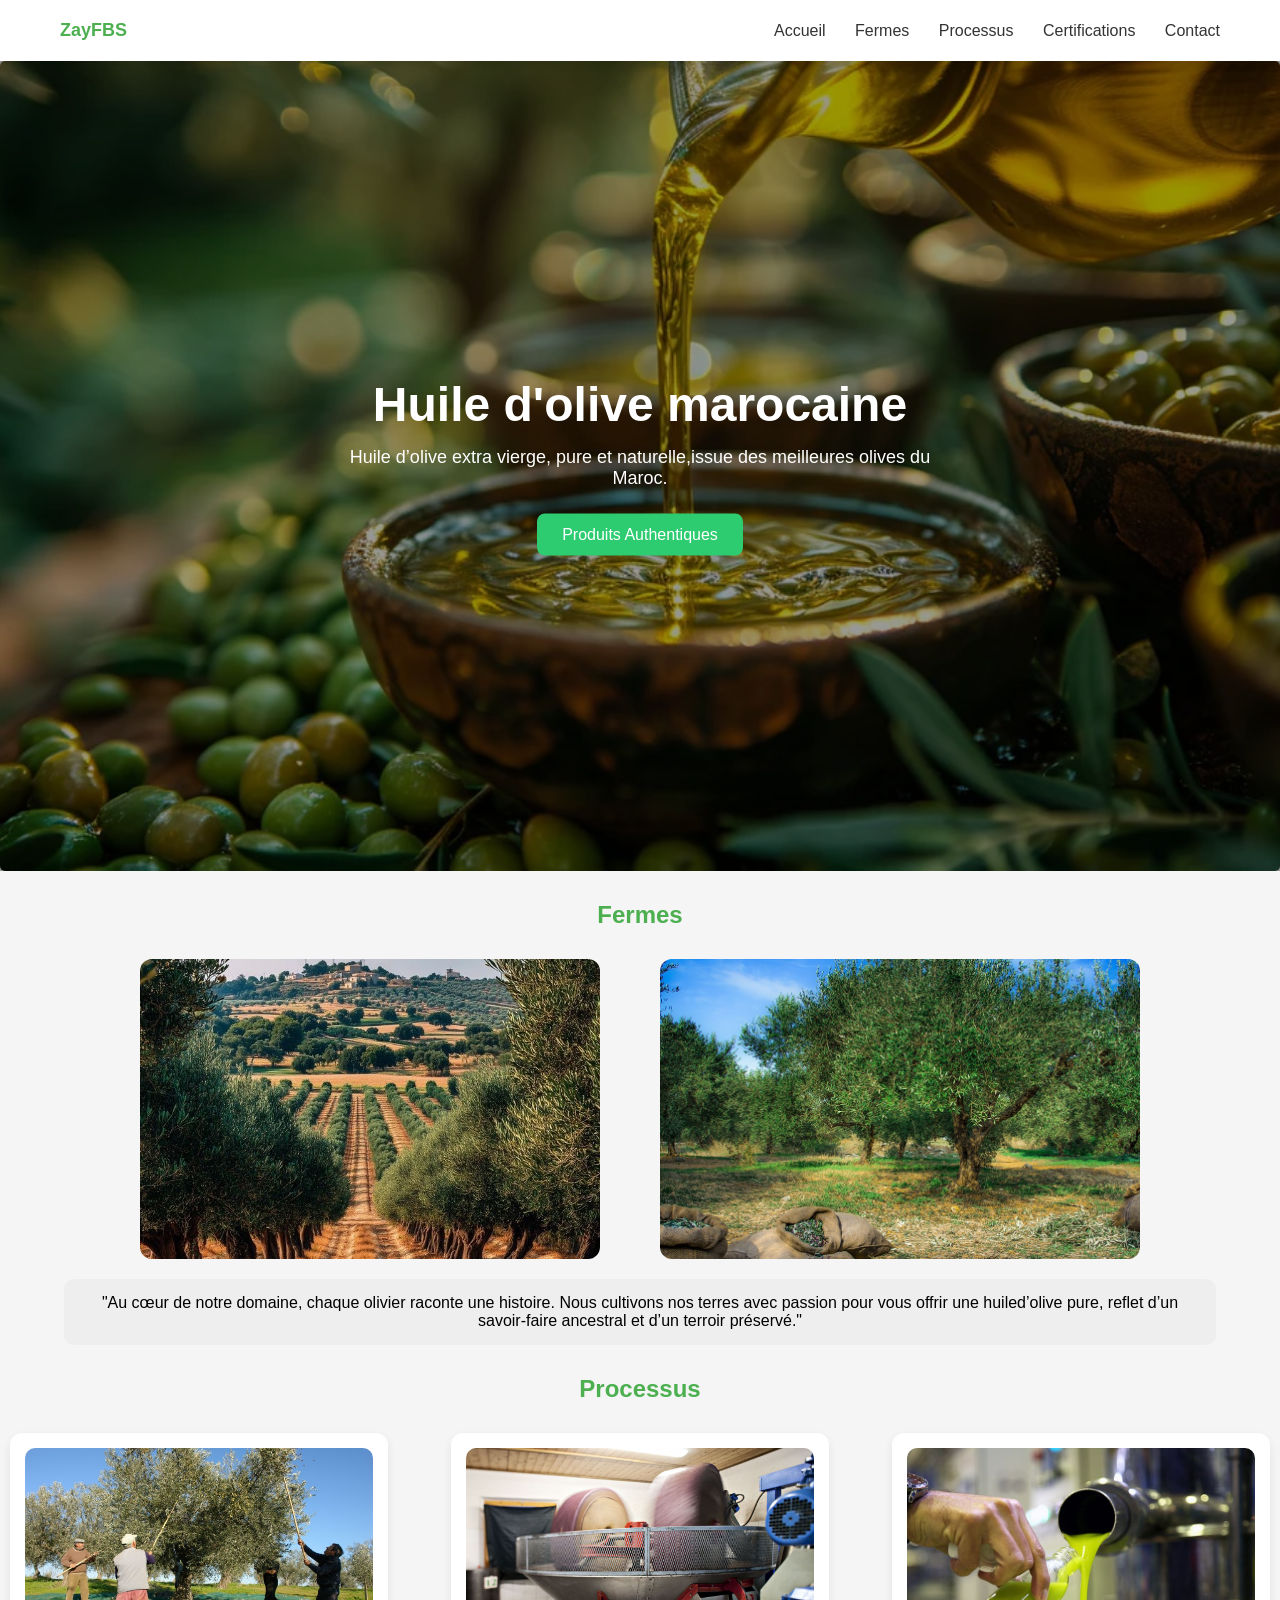
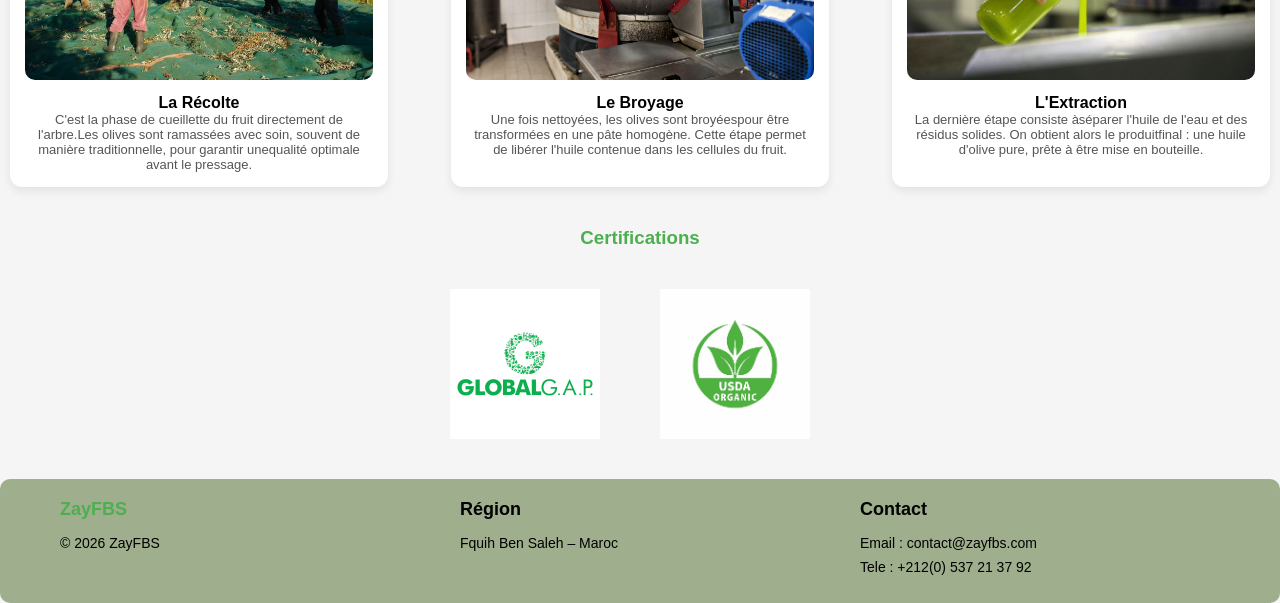
<file: index.html>
<!DOCTYPE html>
<html lang="en">
<head>
    <meta charset="UTF-8">
    <meta name="viewport" content="width=device-width, initial-scale=1.0">
    <title>ZayFBS</title>
    <link rel="stylesheet" href="style.css">
</head>
<body>
   <header>
        <nav class="navbar">
    <h1 class="logo">ZayFBS</h1>
    <ul class="nav-menu">
        <a href="#accueil">Accueil</a>
        <a href="#Fermes">Fermes</a>
        <a href="#Processus">Processus</a>
        <a href="#Certifications">Certifications</a>
        <a href="#contact">Contact</a>
    </ul>
</nav>

         </header>
        <section  class="hero">
        <img src="image/back.webp" alt="ZayFBS">
        <div class="hero-content">
            <h1>Huile d'olive marocaine</h1>
            <p>Huile d’olive extra vierge, pure et naturelle,issue des meilleures olives du Maroc.</p>
            <a href="produits.html"class="btn">Produits Authentiques</a>
        </div>
    </section>
    <section id="Fermes">
         <h1 class="title">Fermes</h1>
         <div class="Fermes-grid">
        
        <img src="image/fermes.jpg">
        <img src="image/fermes 2.jpg">
             
        </div>
        <div class="title-content">
        <p>"Au cœur de notre domaine, chaque olivier raconte une histoire. 
            Nous cultivons nos terres avec passion pour vous offrir une huiled’olive pure, reflet d’un savoir-faire ancestral et d’un terroir préservé."</p>
            </div>
        </section>
        <section id="Processus">
    <h2 class="processus-title">Processus</h2>
    
    <div class="processus-grid">
        <div class="processus-item">
            <img src="image/E1.jpg" alt="La Récolte">
            <h1>La Récolte</h1>
            <p>C'est la phase de cueillette du fruit directement de l'arbre.Les olives sont ramassées avec soin, souvent
de manière traditionnelle, pour garantir unequalité optimale avant le pressage.</p>
            </div>
 <div class="processus-item">
            <img src="image/E2.jpg" alt="Le Broyage">
            <h1>Le Broyage</h1>
            <p>Une fois nettoyées, les olives sont broyéespour être transformées en une pâte homogène.
 Cette étape permet de libérer l'huile contenue dans les cellules du fruit.</p>
            </div>
<div class="processus-item">
                <img src="image/E3.jpg" alt=" L'Extraction">
                <h1> L'Extraction</h1>
                <p>La dernière étape consiste àséparer l'huile de l'eau et des résidus solides. On obtient alors le produitfinal : 
                    une huile d'olive pure, prête à être mise en bouteille.</p>
            </div>
        </section>
        
        <h3 class="Certifications-title">Certifications</h3>
        <section id="Certifications">
            
            <div class="img-Certifications">
                <img src="image/gap.png">
          
            <div class="img-Certifications">
                <img src="image/us.avif">
            </div>
         </section>
         <footer>
        <div class="footer-logo">
            <h2>ZayFBS</h2>
            <p>© 2026 ZayFBS</p>
       </div>
       <div class="footer-Région">
            <h2>Région</h2>
            <p>Fquih Ben Saleh – Maroc</p>
       </div>
       <div id="contact" class="footer-contact">
        <h2> Contact</h2>
        <p>Email : contact@zayfbs.com</p>
        <p>Tele : +212(0) 537 21 37 92</p>
     </div>
   </footer>
    </body>
</html>
</file>
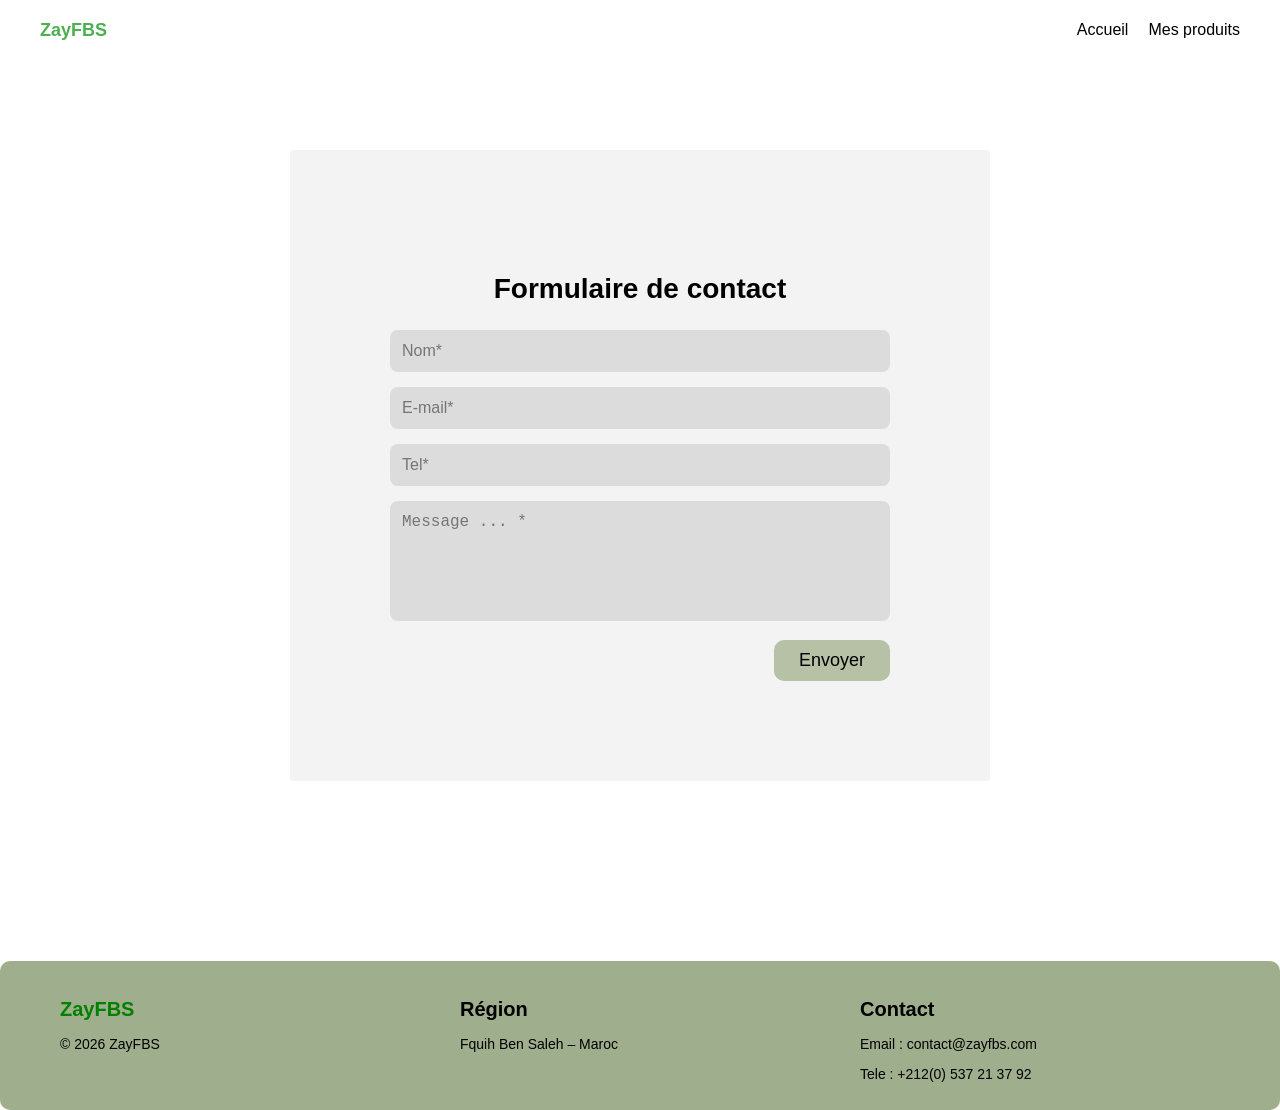
<file: contact.html>
<!DOCTYPE html>
<html lang="en">
<head>
    <meta charset="UTF-8">
    <meta name="viewport" content="width=device-width, initial-scale=1.0">
    <title>ZayFBS</title>
    <link rel="stylesheet" href="contact.css">
</head>
<body>
   <header>
    <nav class="navbar">
        <div class="logo">ZayFBS</div>
        <ul class="menu">
            <li><a href="index.html">Accueil</a></li>
            <li><a href="produits.html">Mes produits</a></li>
        </ul>
    </nav>
   </header> 
   <main>
   <section class="contact">
    <h1>Formulaire de contact</h1>
    <form id="formContact">
        <label for="nom">name</label>
        <input type="text" id="nom" placeholder="Nom*">  
        <label for="">E-mail</label>
        <input type="email" id="email" placeholder="E-mail*">   
        <label for="">number</label>
        <input type="tel" id="Tele" placeholder="Tel*">  
        <label for="">message</label>
        <textarea name="" id="message"placeholder="Message ... *"></textarea> 
        <button type="submit">Envoyer</button> 
    </form>
   </section>
   </main>




   <footer>
        <div class="footer-logo">
            <h2>ZayFBS</h2>
            <p>© 2026 ZayFBS</p>
       </div>
       <div class="footer-Région">
            <h2>Région</h2>
            <p>Fquih Ben Saleh – Maroc</p>
       </div>
       <div id="contact" class="footer-contact">
        <h2> Contact</h2>
        <p>Email : contact@zayfbs.com</p>
        <p>Tele : +212(0) 537 21 37 92</p>
     </div>
   </footer>
   <script src="script.js"></script>
</body>
</html>
</file>
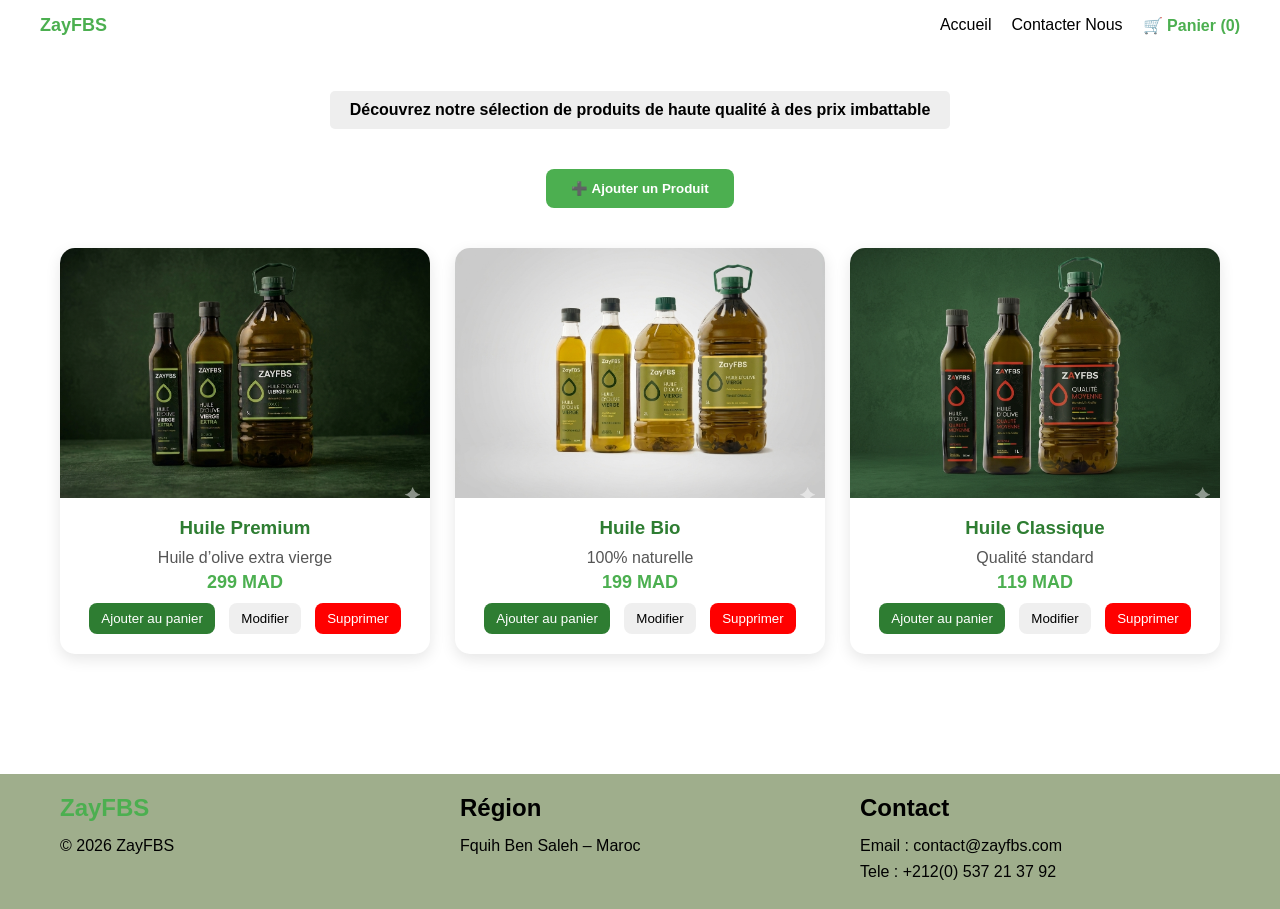
<file: produits.html>
<!DOCTYPE html>
<html lang="fr">
<head>
    <meta charset="UTF-8">
    <title>ZayFBS</title>
    <link rel="stylesheet" href="produits.css">
</head>
<body>

<header>
    <nav class="navbar">
        <h1 class="logo">ZayFBS</h1>
        
        <ul class="menu">
            <li><a href="index.html">Accueil</a></li>
            <li><a href="contact.html">Contacter Nous</a></li>

            <li id="open-cart" class="cart-btn">
                🛒 Panier (<span id="cart-count">0</span>)
            </li>
        </ul>
    </nav>
</header>

<main>

    <section class="hero">
        <p>Découvrez notre sélection de produits de haute qualité à des prix imbattable</p>
    </section>

    <div class="center-box">
        <button id="btnOpen">➕ Ajouter un Produit</button>
    </div>

    <section id="products" class="products"></section>


    <div id="modal" class="modal">
        <div class="modal-content">
            <span id="closeModal" class="close">&times;</span>
            <div id="modal-body"></div>
        </div>
    </div>

    <div id="edit-modal" class="modal">
        <div class="edit-box">
            <div class="edit-header">
                <h2>Modifier Produit</h2>
                <span id="close-edit" class="close">&times;</span>
            </div>
            
            <div class="edit-body">
                <label>Titre:</label>
                <input type="text" id="edit-titre">

                <label>Prix (MAD):</label>
                <input type="number" id="edit-prix">

                <label>Description:</label>
                <textarea id="edit-desc"></textarea>

                <button id="save-edit-btn">Enregistrer</button>
            </div>
        </div>
    </div>

    <div id="add-modal" class="modal">
        <div class="modal-content">
            <span id="close-add" class="close">&times;</span>
            <h2 style="color: #4CAF50;">Ajouter un Produit</h2>
            
            <label>Chemin de l'image:</label>
            <input type="text" id="add-image" placeholder="ex: image/EV.png">

            <label>Titre:</label>
            <input type="text" id="add-titre" placeholder="Nom du produit">

            <label>Prix (MAD):</label>
            <input type="number" id="add-prix" placeholder="Ex: 150">

            <label>Description:</label>
            <textarea id="add-desc" placeholder="Description courte..."></textarea>

            <button id="addProductBtn" class="add-btn">Ajouter au catalogue</button>
        </div>
    </div>


    <div id="side-cart" class="side-cart">
        <div class="cart-header">
            <h2>Votre Panier</h2>
            <span id="close-cart">&times;</span>
        </div>

        <div id="cart-items-container"></div>

        <div class="cart-footer">
            <h3>Total Global: <span id="cart-total">0</span> MAD</h3>
            <button class="checkout-btn">Commander</button>
        </div>
    </div>

</main>
<footer>
    <div class="footer-logo">
        <h2>ZayFBS</h2>
        <p>© 2026 ZayFBS</p>
    </div>

    <div class="footer-region">
        <h2>Région</h2>
        <p>Fquih Ben Saleh – Maroc</p>
    </div>

    <div class="footer-contact">
        <h2>Contact</h2>
        <p>Email : contact@zayfbs.com</p>
        <p>Tele : +212(0) 537 21 37 92</p>
    </div>
</footer>

<script src="script.js"></script>

</body>
</html>
</file>
<file: style.css>
* {
    margin: 0;
    padding: 0px ;
    box-sizing: border-box;
}
html{
    scroll-behavior: smooth;
}

body {
    font-family: Arial, sans-serif;
    background: #f5f5f5;
    overflow-x: hidden;
}
header {
    position: sticky;
    top: 0;
    z-index: 1000;
}

.navbar {
    display: flex;
    justify-content: space-between;
    align-items: center;
    border-bottom: 1px solid var(--border);
  box-shadow: 0 4px 12px rgba(0, 0, 0, 0.05);

    padding: 20px 60px;
    background: white;
    box-shadow: 0 2px 10px rgba(0,0,0,0.1);
}

.logo {
    color: #4CAF50;
    font-size: large;
}

.nav-menu a {
    margin-left: 25px;
    text-decoration: none;
    color: #333;
}

.nav-menu a:hover {
    color: #4CAF50;
}

.hero {
    position: relative;
    height: 350px;
}

.hero img {
    width: 100%;
    height: 100%;
    object-fit: cover;
    border-radius: 5px;
}

.hero {
    position: relative;
    width: 100%;
    height: 90vh;
    overflow: hidden;
}

.hero img {
    width: 100%;
    height: 100%;
    object-fit: cover;
}

.hero::after {
    content: "";
    position: absolute;
    top: 0;
    left: 0;
    width: 100%;
    height: 100%;
    background: rgba(0, 0, 0, 0.4);
}

.hero-content {
    position: absolute;
    top: 50%;
    left: 50%;
    transform: translate(-50%, -50%);
    color: white;
    text-align: center;
    z-index: 1;
    max-width: 600px;
}


.hero-content h1 {
    font-size: 48px;
    margin-bottom: 15px;
}


.hero-content p {
    font-size: 18px;
    margin-bottom: 25px;
}


.btn {
    display: inline-block;
    padding: 12px 25px;
    background: #2ecc71; /* أخضر */
    color: white;
    text-decoration: none;
    border-radius: 8px;
    font-size: 16px;
    transition: 0.3s;
}

.btn:hover {
    background: #27ae60; /* أخضر غامق */
    transform: scale(1.05);
}

/* FERMES */
.title {
    margin: 30px;
    color: #4CAF50;
    text-align: center;
}

/* container dyal images */
.Fermes-grid {
    display: flex;
    justify-content: center;   
    gap: 60px;                 
    width: 100%;             
    max-width: 1000px;         
    margin: auto;
}

/* images */
.Fermes-grid img {
    width: 48%;                
    height: 300px;
    object-fit: cover;
    border-radius: 12px;
}

/* text */
.title-content {
    width: 90%;
    margin: 20px auto;
    background: #eee;
    padding: 15px;
    border-radius: 10px;
    text-align: center;
}

/*PROCESSUS*/
.processus-section {
    padding: 30px;
}

.processus-title {
    color: #4CAF50;
    margin: 30px;
    text-align: center;
}

/* SPACE BETWEEN */
.processus-grid {
    display: flex;
    justify-content: space-between;
    gap: 20px;
    padding: 0px 10px 0px 10px;;
}

/* cards */
.processus-item {
    width: 30%;
    background: white;
    padding: 15px;
    border-radius: 12px;
    box-shadow: 0 4px 10px rgba(0,0,0,0.08);
}

.processus-item img {
    width: 100%;
    border-radius: 10px;
    margin-bottom: 10px;
}

.processus-item h1 {
    font-size: 16px;
    text-align: center;
}

.processus-item p {
    font-size: 13px;
    color: #555;
    text-align: center;
}

/* CERTIFICATIONS CENTER  */

#Certifications{
    display: flex;
    justify-content: center;
   
}
.Certifications-title {
    padding: 40px 40px 0px 40px;
    text-align: center; 
    color: #4CAF50;
}

.img-Certifications {
    display: flex;
    gap: 40px;
    margin: 20px;
    justify-content: center;
    align-items: center;
    
}

.img-Certifications img {
    width: 150px;
    
}

/* ================= FOOTER ================= */
footer {
    background: #9fae8c; 
    color: black;
    padding: 20px 60px;
    border-radius: 10px;
}

/* grid layout */
footer {
    display: grid;
    grid-template-columns: repeat(3, 1fr);
    gap: 40px;
}

/* titles */
footer h2 {
    color: black;
    font-size: 18px;
    margin-bottom: 15px;
}

/* text */
footer p {
    font-size: 14px;
    margin-bottom: 8px;
    color: black;
}

/* logo special */
.footer-logo h2 {
    color: #4CAF50;
}


/* hover effect */
footer p:hover {
    color: white;
    cursor: pointer;
    transition: 0.3s;
}


/* responsive */
@media (max-width: 768px) {
    footer {
        grid-template-columns: 1fr;
        text-align: center;
    }
}
</file>
<file: contact.css>
body {
    font-family: Arial, sans-serif;
    display: flex;
    flex-direction: column;

    margin: 0;
}

header {
    position: sticky;
    top: 0;
    z-index: 1000;
}

.navbar {
    display: flex;
    justify-content: space-between;
    align-items: center;
    background: white ;
    padding: 5px 40px;
    margin: 0;
}

.logo {
   color: #4CAF50;
    font-size: large;
   font-weight: bold;
}


.menu {
    list-style: none;
    display: flex;
    gap: 20px;
}

.menu a {
    text-decoration: none;
    color: black;
    font-weight: 500;
}
main{
    flex: 1;
    display: flex;
    justify-content: center;
    align-items: center;
    padding: 40px;
}

.contact{
    width: 500px;          /* صغرنا الفورم */
    background: #f3f3f3;
    margin: 50px auto;
    padding: 100px;
    border-radius: 3px;
}

.contact h1{
    text-align: center;
    font-size: 28px;       /* title أصغر */
    font-weight: bold;
    margin-bottom: 25px;
}

/* hide labels */
form label{
    display: none;
}

form input,
form textarea{
    width: 100%;
    background: #dcdcdc;
    border: none;
    border-radius: 8px;
    padding: 12px ;
    margin-bottom: 15px;
    font-size: 16px;
    outline: none;
    box-sizing: border-box;
}

form textarea{
    height: 120px;   /* textarea أصغر */
    resize: none;
}

form button{
    background: #b6c1a5;
    border: none;
    padding: 10px 25px;
    font-size: 18px;
    border-radius: 10px;
    cursor: pointer;
    display: block;
    margin-left: auto;
}

/* footer */
footer {
    background: #9fae8c;
    color: black;
    padding: 20px 60px;
    display: grid;
    grid-template-columns: repeat(3, 1fr);
    gap: 40px;
    border-radius: 10px;
    margin-top: 90px;
}

/* titles */
footer h2 {
    font-size: 20px;
    margin-bottom: 15px;
}

/* text */
footer p {
    font-size: 14px;
    margin-bottom: 8px;
    transition: 0.3s;
}

/* logo color */
.footer-logo h2 {
    color: green;
}

/* hover */
footer p:hover {
    color: white;
    cursor: pointer;
}

/* responsive */
@media (max-width: 768px) {
    footer {
        grid-template-columns: 1fr;
        text-align: center;
        padding: 20px;
    }
}
</file>
<file: produits.css>
* {
    margin: 0;
    padding: 0;
    box-sizing: border-box;
}

/* BODY */
body {
    font-family: Arial, sans-serif;
    display: flex;
    flex-direction: column;
    min-height: 100vh;
}

/* HEADER */
header {
    position: sticky;
    top: 0;
    z-index: 1000;
}

.navbar {
    display: flex;
    justify-content: space-between;
    align-items: center;
    background: white;
    padding: 15px 40px;
}

.logo {
    color: #4CAF50;
    font-size: large;
}

.menu {
    list-style: none;
    display: flex;
    gap: 20px;
}

.menu a {
    text-decoration: none;
    color: black;
    font-weight: 500;
}

.cart-btn {
    cursor: pointer;
    font-weight: bold;
    color: #4CAF50;
}

/* MAIN */
main {
    flex: 1;
}

/* HERO */
.hero {
    text-align: center;
    margin: 40px 0;
}

.hero p {
    background: #eee;
    color: black;
    display: inline-block;
    padding: 10px 20px;
    font-weight: bold;
    border-radius: 5px;
}


/* ADD MODAL */
#add-modal {
    z-index: 3000;
}

#add-modal .modal-content {
    background: white;
    width: 90%;
    max-width: 500px;
    padding: 30px;
    border-radius: 15px;
    display: flex;
    flex-direction: column;
    gap: 15px;
    position: relative;
}

#add-modal h2 {
    color: #4CAF50;
    text-align: center;
    margin-bottom: 10px;
}

#add-modal label {
    font-weight: bold;
    color: #333;
}

#add-modal input,
#add-modal textarea {
    width: 100%;
    padding: 12px;
    border: 1px solid #ccc;
    border-radius: 8px;
    outline: none;
}

#add-modal textarea {
    resize: none;
    height: 100px;
}

#add-modal input:focus,
#add-modal textarea:focus {
    border-color: #4CAF50;
}

.add-btn {
    background: #4CAF50;
    color: white;
    border: none;
    padding: 12px;
    border-radius: 8px;
    cursor: pointer;
    font-weight: bold;
    transition: 0.3s;
}

.add-btn:hover {
    background: #388E3C;
}

#close-add {
    position: absolute;
    top: 15px;
    right: 20px;
    font-size: 25px;
    cursor: pointer;
    color: black;
}

/* PRODUCTS */
.products {
    display: grid;
    grid-template-columns: repeat(auto-fit, minmax(280px, 1fr));
    gap: 25px;
    padding: 20px;
    max-width: 1200px;
    margin: auto;
    margin-bottom: 100px;
}

.card {
    background: white;
    color: black;
    border-radius: 15px;
    overflow: hidden;
    text-align: center;
    box-shadow: 0 5px 15px rgba(0,0,0,0.1);
    transition: 0.3s;
    padding-bottom: 15px;
}

.card:hover {
    transform: translateY(-8px);
}

.card img {
    width: 100%;
    height: 250px;
    object-fit: cover;
}

.card h3 {
    margin: 15px 0 10px;
    color: #2e7d32;
}

.card p {
    margin: 5px 10px;
    color: #555;
}

.card strong {
    color: #4CAF50;
    font-size: 18px;
}

.card button {
    margin: 5px;
    padding: 8px 12px;
    border: none;
    border-radius: 8px;
    cursor: pointer;
}

.card button:first-of-type {
    background: #2e7d32;
    color: white;
}

.card button:last-of-type {
    background: red;
    color: white;
}

.center-box {
  display: flex;
  justify-content: center; /* Kat-jibha f l-west */
  margin: 20px 0;
}

#btnOpen {
  background: #4CAF50;
  color: white;
  padding: 12px 25px;
  border: none;
  border-radius: 8px;
  font-weight: bold;
  cursor: pointer;
  transition: 0.3s;
}

#btnOpen:hover {
  background: #388E3C;
  transform: scale(1.05); /* Kat-kber chwiya */
}

/* MODAL */
.modal {
    display: none;
    position: fixed;
    inset: 0;
    background: rgba(0,0,0,0.6);
    justify-content: center;
    align-items: center;
}

.modal-content {
    background: white;
    color: black;
    padding: 20px;
    border-radius: 10px;
    width: 400px;
    max-width: 90%;
}

#closeModal,
#close-edit {
    cursor: pointer;
    font-size: 22px;
}



/* EDIT MODAL */
#edit-modal {
    z-index: 3000;
}

.edit-box {
    background: white;
    padding: 25px;
    border-radius: 10px;
    width: 90%;
    max-width: 400px;
    color: black;
    display: flex;
    flex-direction: column;
    gap: 15px;
}

.edit-header {
    display: flex;
    justify-content: space-between;
    align-items: center;
}

.edit-header h2 {
    color: #4CAF50;
}

#edit-titre,
#edit-prix,
#edit-desc {
    padding: 10px;
    border-radius: 5px;
    border: 1px solid #ccc;
}

#edit-desc {
    resize: none;
    height: 80px;
}

#save-edit-btn {
    background: #4CAF50;
    color: white;
    border: none;
    padding: 12px;
    border-radius: 5px;
    cursor: pointer;
}

/* EDIT MODAL */
#edit-modal {
    z-index: 3000;
}

.edit-box {
    background: white;
    padding: 30px;
    border-radius: 12px;
    width: 90%;
    max-width: 500px;
    color: black;
}

.edit-header {
    display: flex;
    justify-content: space-between;
    align-items: center;
    margin-bottom: 20px;
}

.edit-header h2 {
    color: #4CAF50;
}

/* body dyal form */
.edit-body {
    display: flex;
    flex-direction: column;
    gap: 15px;
}

.edit-body label {
    font-weight: bold;
}

#edit-titre,
#edit-prix,
#edit-desc {
    width: 100%;
    padding: 12px;
    border: 1px solid #ccc;
    border-radius: 8px;
}

#edit-desc {
    resize: none;
    height: 100px;
}

#save-edit-btn {
    width: 100%;
    background: #4CAF50;
    color: white;
    border: none;
    padding: 12px;
    border-radius: 8px;
    cursor: pointer;
    font-weight: bold;
}

#save-edit-btn:hover {
    background: #388E3C;
}

/* SIDE CART */
.side-cart {
    position: fixed;
    top: 0;
    right: -400px;
    width: 350px;
    height: 100%;
    background: white;
    color: black;
    box-shadow: -2px 0 10px rgba(0,0,0,0.2);
    transition: 0.3s;
    padding: 20px;
    z-index: 2000;
}

.side-cart.active {
    right: 0;
}

/* CART HEADER */
.cart-header {
    display: flex;
    justify-content: space-between;
    align-items: center;
    margin-bottom: 20px;
}

#close-cart {
    cursor: pointer;
    font-size: 25px;
}

/* CART ITEMS */
.cart-item-ui {
    border-bottom: 1px solid #ddd;
    padding: 15px 0;
}

.cart-item-header {
    display: flex;
    justify-content: space-between;
    align-items: center;
}

.cart-item-price {
    margin: 10px 0;
    color: gray;
}

.cart-item-actions {
    display: flex;
    justify-content: space-between;
    align-items: center;
}

.qty-controls button {
    padding: 5px 10px;
    cursor: pointer;
}

.delete-btn {
    background: red;
    color: white;
    border: none;
    padding: 5px 10px;
    cursor: pointer;
}

/* CART FOOTER */
.cart-footer {
    margin-top: 20px;
}

.checkout-btn {
    width: 100%;
    background: #4CAF50;
    color: white;
    border: none;
    padding: 12px;
    cursor: pointer;
    border-radius: 8px;
    margin-top: 10px;
}

/* FOOTER */
footer {
    background: #9fae8c;
    color: black;
    padding: 20px 60px;
    width: 100%;
    display: grid;
    grid-template-columns: repeat(3, 1fr);
    gap: 40px;
    margin-top: auto;
}

footer h2 {
    margin-bottom: 15px;
}

footer p {
    margin-bottom: 8px;
}

.footer-logo h2 {
    color: #4CAF50;
}

/* RESPONSIVE */
@media (max-width: 768px) {
    footer {
        grid-template-columns: 1fr;
        text-align: center;
    }

    .navbar {
        flex-direction: column;
        gap: 10px;
    }

    .side-cart {
        width: 100%;
    }
}
</file>
